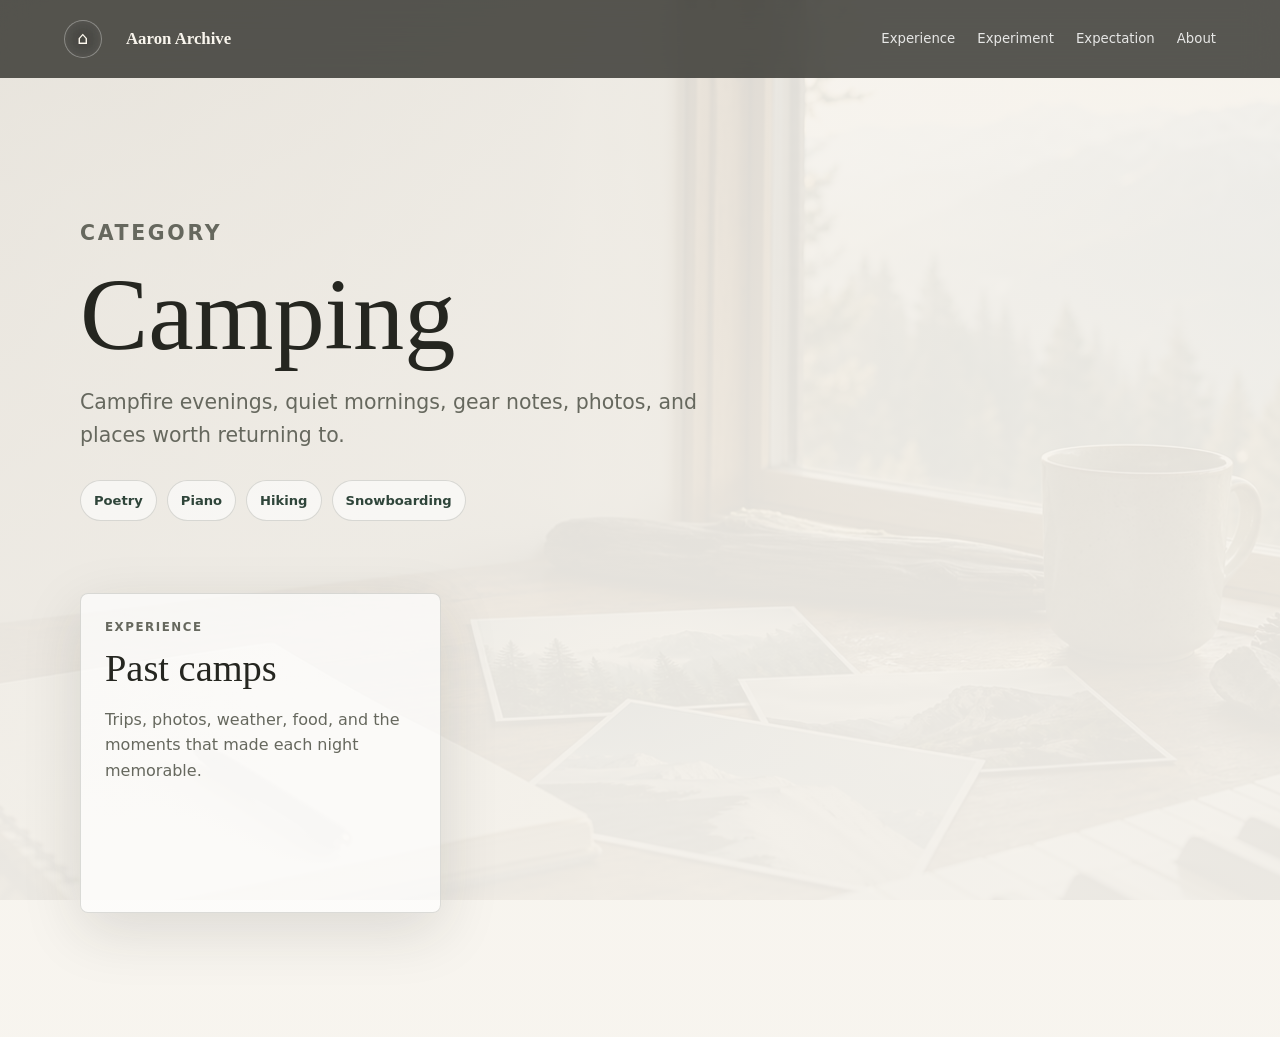
<file: aaron-archive/categories/camping.html>
<!DOCTYPE html>
<html lang="en">
  <head>
    <meta charset="UTF-8" />
    <meta name="viewport" content="width=device-width, initial-scale=1.0" />
    <title>Camping | Aaron Archive</title>
    <link rel="stylesheet" href="../styles.css" />
  </head>
  <body class="page-body">
    <header class="site-header page-header" aria-label="Primary navigation">
      <a class="home-link" href="../index.html" aria-label="Home" title="Home">⌂</a>
      <a class="brand" href="../index.html">Aaron Archive</a>
      <nav class="nav-links" aria-label="Site sections">
        <a href="../sections/experience.html">Experience</a>
        <a href="../sections/experiment.html">Experiment</a>
        <a href="../sections/expectation.html">Expectation</a>
        <a href="../index.html#about">About</a>
      </nav>
    </header>

    <main class="page-main">
      <section class="page-hero">
        <p class="section-kicker">Category</p>
        <h1>Camping</h1>
        <p>Campfire evenings, quiet mornings, gear notes, photos, and places worth returning to.</p>
        <div class="page-nav" aria-label="Other categories">
          <a href="poetry.html">Poetry</a>
          <a href="piano.html">Piano</a>
          <a href="hiking.html">Hiking</a>
          <a href="snowboarding.html">Snowboarding</a>
        </div>
      </section>

      <section class="entry-grid" aria-label="Camping entries">
        <article class="entry-card">
          <p class="section-kicker">Experience</p>
          <h2>Past camps</h2>
          <p>Trips, photos, weather, food, and the moments that made each night memorable.</p>
        </article>
      </section>
    </main>
  </body>
</html>
</file>
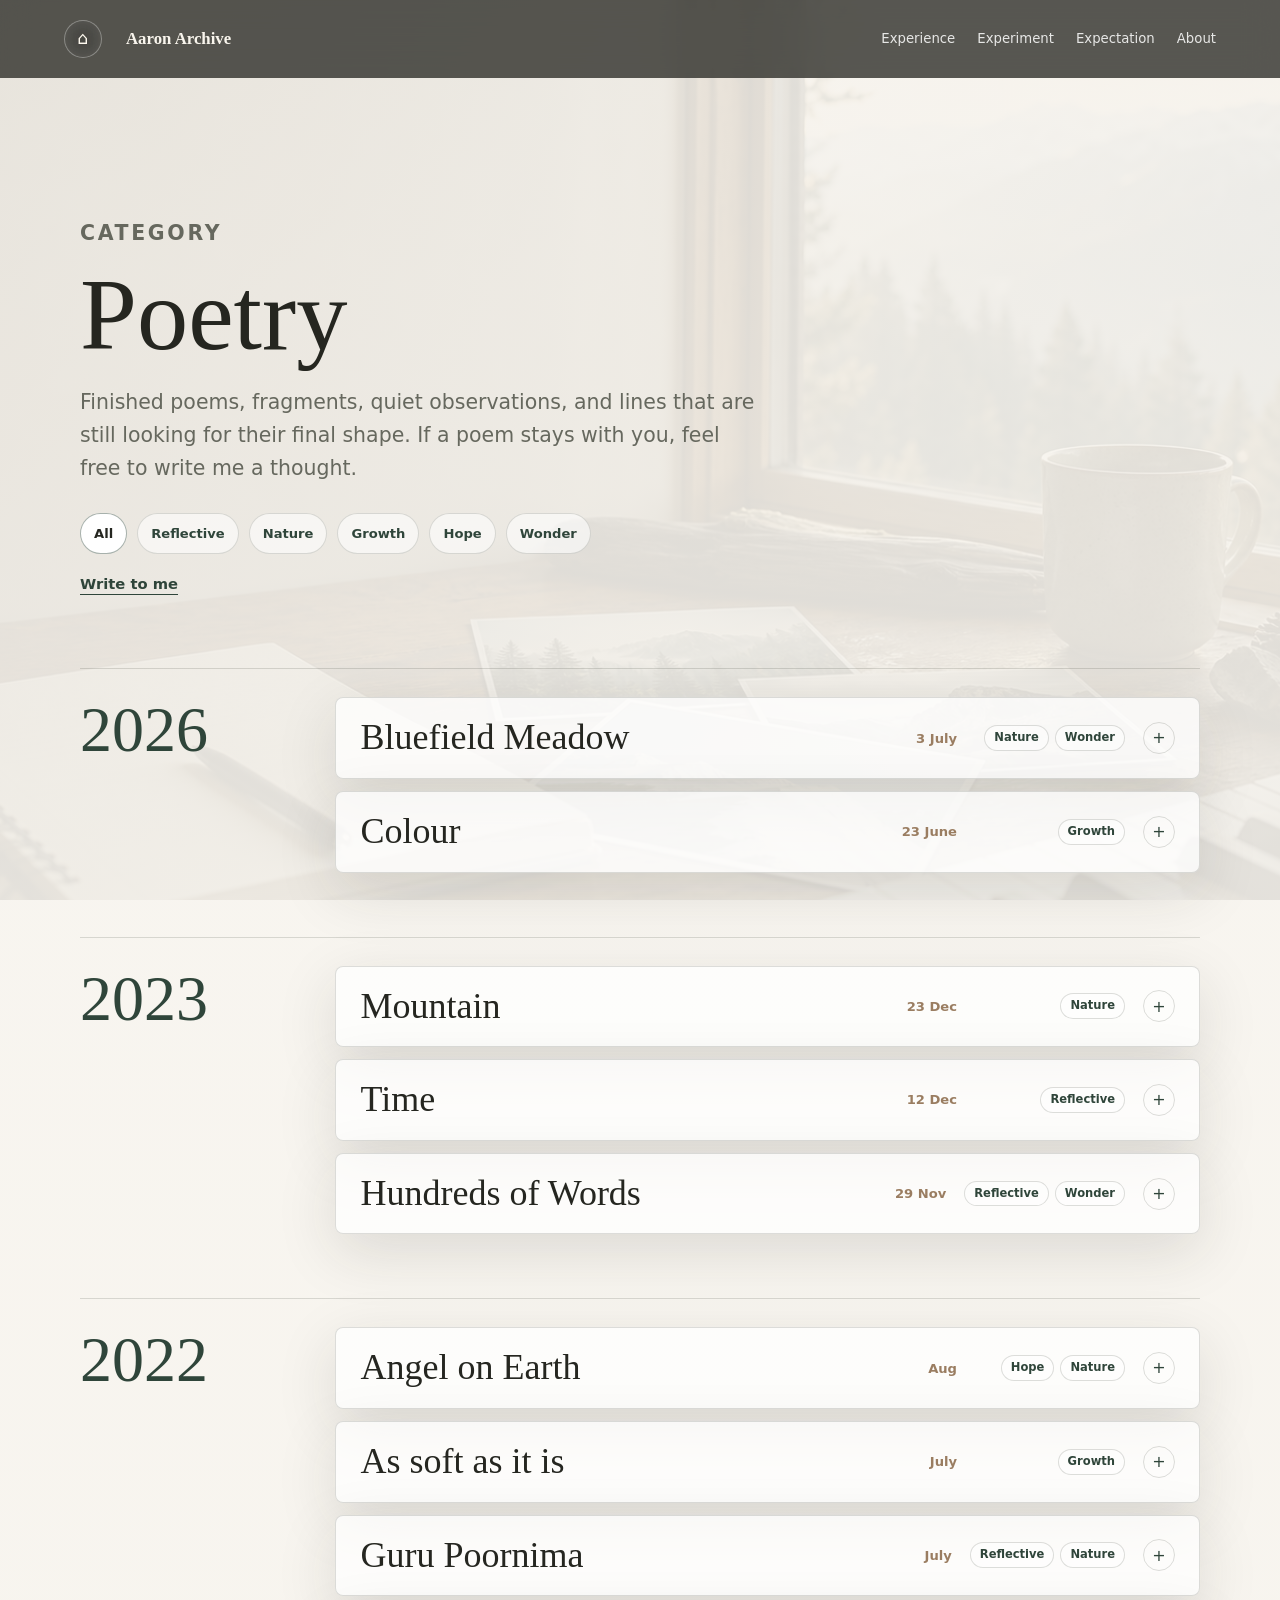
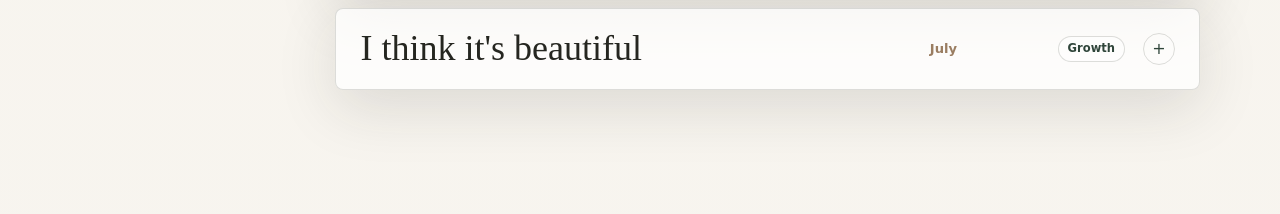
<file: aaron-archive/categories/poetry.html>
<!DOCTYPE html>
<html lang="en">
  <head>
    <meta charset="UTF-8" />
    <meta name="viewport" content="width=device-width, initial-scale=1.0" />
    <title>Poetry | Aaron Archive</title>
    <link rel="stylesheet" href="../styles.css" />
  </head>
  <body class="page-body">
    <header class="site-header page-header" aria-label="Primary navigation">
      <a class="home-link" href="../index.html" aria-label="Home" title="Home">⌂</a>
      <a class="brand" href="../index.html">Aaron Archive</a>
      <nav class="nav-links" aria-label="Site sections">
        <a href="../sections/experience.html">Experience</a>
        <a href="../sections/experiment.html">Experiment</a>
        <a href="../sections/expectation.html">Expectation</a>
        <a href="../index.html#about">About</a>
      </nav>
    </header>

    <main class="page-main">
      <section class="page-hero">
        <p class="section-kicker">Category</p>
        <h1>Poetry</h1>
        <p>Finished poems, fragments, quiet observations, and lines that are still looking for their final shape. If a poem stays with you, feel free to write me a thought.</p>
        <div class="page-nav tag-nav" aria-label="Filter poems by tag">
          <button class="active" type="button" data-filter="All">All</button>
          <button type="button" data-filter="Reflective">Reflective</button>
          <button type="button" data-filter="Nature">Nature</button>
          <button type="button" data-filter="Growth">Growth</button>
          <button type="button" data-filter="Hope">Hope</button>
          <button type="button" data-filter="Wonder">Wonder</button>
        </div>
        <a class="quiet-email-link" href="mailto:aaronkumar.1113@gmail.com?subject=Thoughts%20on%20your%20poem">Write to me</a>
      </section>

      <section class="poetry-archive" aria-label="Poetry entries by year">
        <section class="poetry-year" aria-labelledby="poetry-2026">
          <h2 id="poetry-2026">2026</h2>
          <div class="poem-list">
            <details class="poem-card" id="bluefield-meadow">
              <summary>
                <span>Bluefield Meadow</span>
                <small>3 July</small>
                <span class="poem-tags">
                  <span>Nature</span>
                  <span>Wonder</span>
                </span>
              </summary>
              <div class="poem-text">
                <p>
                  Bluefield meadow<br />
                  Call of swarm<br />
                  Two skies merge<br />
                  Old oak tree
                </p>
                <p>
                  Floating around<br />
                  An accidental breeze<br />
                  Tethered envelope<br />
                  An eternal peace
                </p>
              </div>
            </details>

            <details class="poem-card">
              <summary>
                <span>Colour</span>
                <small>23 June</small>
                <span class="poem-tags">
                  <span>Growth</span>
                </span>
              </summary>
              <div class="poem-text">
                <p>
                  I saw a world of colours<br />
                  that I could not comprehend.<br />
                  Everything looked messy,<br />
                  yet marvellous in some sense.
                </p>
                <p>
                  I tried to understand,<br />
                  but was left unsatisfied.<br />
                  I stopped for a moment<br />
                  and realized those colours were mine.
                </p>
              </div>
            </details>
          </div>
        </section>

        <section class="poetry-year" aria-labelledby="poetry-2023">
          <h2 id="poetry-2023">2023</h2>
          <div class="poem-list">
            <details class="poem-card">
              <summary>
                <span>Mountain</span>
                <small>23 Dec</small>
                <span class="poem-tags">
                  <span>Nature</span>
                </span>
              </summary>
              <div class="poem-text">
                <p>
                  Deeply rooted on plain ground<br />
                  Massive, Strong, Safe and sound<br />
                  Shelters for animals, an astounding sights<br />
                  Even Sun seek shelter to hide at night
                </p>
                <p>
                  Passing clouds, Passing by<br />
                  Rain and lightning of his, but a weak try<br />
                  Undisturbed remain, when people arrived<br />
                  Built City, killing tree&rsquo;s live.
                </p>
                <p>
                  A century after, the tree revive.<br />
                  The city swallowed by the mountain alive.<br />
                  Shelters for animals, grass, plant and trees.<br />
                  Nobody can buy or own, such is beauty
                </p>
              </div>
            </details>

            <details class="poem-card">
              <summary>
                <span>Time</span>
                <small>12 Dec</small>
                <span class="poem-tags">
                  <span>Reflective</span>
                </span>
              </summary>
              <div class="poem-text">
                <p>
                  Walk in the Wood<br />
                  Ran in the Rain<br />
                  See the sky<br />
                  Take time to tame.
                </p>
              </div>
            </details>

            <details class="poem-card">
              <summary>
                <span>Hundreds of Words</span>
                <small>29 Nov</small>
                <span class="poem-tags">
                  <span>Reflective</span>
                  <span>Wonder</span>
                </span>
              </summary>
              <div class="poem-text">
                <p>
                  Hundreds of words<br />
                  Describing thousand colors<br />
                  Of one emotion
                </p>
                <p>
                  You have painted<br />
                  With sadness and sorrow<br />
                  A dark devotion
                </p>
                <p>
                  Suffering from thoughts<br />
                  Escaping from these<br />
                  Suffocation
                </p>
                <p>
                  Oh! Your dark devotion<br />
                  Set yourself in motion<br />
                  To escape suffocation
                </p>
                <p>
                  Now, I&rsquo;m left with hundreds of words<br />
                  Describing thousand colors<br />
                  Of that emotion.
                </p>
              </div>
            </details>
          </div>
        </section>

        <section class="poetry-year" aria-labelledby="poetry-2022">
          <h2 id="poetry-2022">2022</h2>
          <div class="poem-list">
            <details class="poem-card">
              <summary>
                <span>Angel on Earth</span>
                <small>Aug</small>
                <span class="poem-tags">
                  <span>Hope</span>
                  <span>Nature</span>
                </span>
              </summary>
              <div class="poem-text">
                <p>
                  You are an angel<br />
                  Who is on earth<br />
                  You may not know that<br />
                  As you are lost with thoughts
                </p>
                <p>
                  You do have wings<br />
                  Yet you do not fly<br />
                  For your mind<br />
                  Take you to place<br />
                  Where I may not be able to find
                </p>
                <p>
                  Your thoughts hide you<br />
                  In the cave or ocean<br />
                  Sometime the muddy ground<br />
                  Sometime you set yourself in motion
                </p>
                <p>
                  Sometime you fly<br />
                  With your imaginary wings<br />
                  And so, for awhile<br />
                  To be in your dream<br />
                  But with the fear to fall you wouldn&rsquo;t jump
                </p>
                <p>
                  For you lives like a mere human<br />
                  With fear and love<br />
                  Your lips so sweet<br />
                  When you started talk<br />
                  No mere human would survive<br />
                  As they built with fault
                </p>
                <p>
                  You remove the darkness<br />
                  And you became the light.<br />
                  You embrace the darkness<br />
                  And live a lonesome life
                </p>
                <p>
                  Around this judging people<br />
                  You set yourself free<br />
                  You care the animals<br />
                  So, do plant and trees
                </p>
                <p>
                  You seek freedom<br />
                  From the nature beauty<br />
                  As it is the only one<br />
                  Which give you tranquility.
                </p>
                <p>
                  For the way you are<br />
                  Some people may judge<br />
                  Some say you are an idiot.<br />
                  Some say you are the worse.
                </p>
                <p>
                  But I like the way<br />
                  You know your worth<br />
                  So, I say you are an angel<br />
                  Who is on earth.
                </p>
              </div>
            </details>

            <details class="poem-card">
              <summary>
                <span>As soft as it is</span>
                <small>July</small>
                <span class="poem-tags">
                  <span>Growth</span>
                </span>
              </summary>
              <div class="poem-text">
                <p>
                  That big hurricane<br />
                  Bend the branch and fall the tree<br />
                  Yet the grass stands still
                </p>
              </div>
            </details>

            <details class="poem-card">
              <summary>
                <span>Guru Poornima</span>
                <small>July</small>
                <span class="poem-tags">
                  <span>Reflective</span>
                  <span>Nature</span>
                </span>
              </summary>
              <div class="poem-text">
                <p>
                  I am a mere human.<br />
                  With insecurity and fear<br />
                  During the hour of darkness<br />
                  Seeking light<br />
                  My Guru reminds me<br />
                  To see the sun<br />
                  The crimson ray<br />
                  Touching the sky<br />
                  Oh, Surya Deva!<br />
                  How I am blessed to see<br />
                  The darkness is overthrown.<br />
                  By the light of thee
                </p>
                <p>
                  Some of the sadness I swallow<br />
                  Stop the tears from falling from my eyes.<br />
                  My Guru told me<br />
                  "There Indra Deva"<br />
                  The rain has been blessed.<br />
                  So, I can cry.<br />
                  Without showing my tears
                </p>
                <p>
                  With a heavy heart<br />
                  I took a walk.<br />
                  My Guru said<br />
                  to felt the gale of wind.<br />
                  To ease my burden,<br />
                  How grateful I am<br />
                  Vayu Deva,
                </p>
                <p>
                  These beautiful flowers<br />
                  That thrives on the planet<br />
                  The trees, plants, and animals<br />
                  Each time I am drowned in sorrow,<br />
                  When I lost hope<br />
                  See no tomorrow.<br />
                  My Guru told me<br />
                  To seek beauty<br />
                  From the forest, trees, plants, and afar<br />
                  What a blessing from Dharti Maa.
                </p>
                <p>
                  Oh! Not to forget my guru who taught me<br />
                  To value the astounding beauty of these<br />
                  The lesson still remains, even though you are away.<br />
                  To you, I humbly bow down to this day.
                </p>
                <p class="poem-note">A tribute to my late grandfather.</p>
              </div>
            </details>

            <details class="poem-card">
              <summary>
                <span>I think it's beautiful</span>
                <small>July</small>
                <span class="poem-tags">
                  <span>Growth</span>
                </span>
              </summary>
              <div class="poem-text">
                <p>
                  I think it's beautiful<br />
                  the way you carry the pain<br />
                  As long as you need to<br />
                  until it doesn&rsquo;t hurt again<br />
                  And finally put it down<br />
                  lay it to rest<br />
                  And only to visit<br />
                  to learn the lesson from past.
                </p>
              </div>
            </details>
          </div>
        </section>
      </section>
    </main>
    <script>
      const filterButtons = [...document.querySelectorAll("[data-filter]")];
      const poemCards = [...document.querySelectorAll(".poem-card")];
      const poetryYears = [...document.querySelectorAll(".poetry-year")];
      const likeStoreKey = "aaron-archive-poem-likes";
      const likedPoems = JSON.parse(localStorage.getItem(likeStoreKey) || "[]");
      const likedPoemSet = new Set(Array.isArray(likedPoems) ? likedPoems : []);

      const savePoemLikes = () => {
        localStorage.setItem(likeStoreKey, JSON.stringify([...likedPoemSet]));
      };

      const updateLikeButton = (button) => {
        const liked = likedPoemSet.has(button.dataset.likeKey);
        button.classList.toggle("liked", liked);
        button.disabled = liked;
        button.setAttribute("aria-pressed", String(liked));
        button.querySelector(".like-icon").textContent = liked ? "♥" : "♡";
        button.querySelector(".like-label").textContent = liked ? "Liked" : "Like";
      };

      poemCards.forEach((poem, index) => {
        const title = poem.querySelector("summary > span:first-child")?.textContent.trim();
        const key = title || `poem-${index}`;
        const footer = document.createElement("div");
        footer.className = "poem-actions";
        footer.innerHTML = `
          <button type="button" class="like-button" data-like-key="${key}">
            <span class="like-icon" aria-hidden="true">♡</span>
            <span class="like-label">Like</span>
          </button>
        `;
        poem.querySelector(".poem-text")?.appendChild(footer);
        updateLikeButton(footer.querySelector(".like-button"));
      });

      const getPoemTags = (poem) =>
        [...poem.querySelectorAll(".poem-tags span")].map((tag) =>
          tag.textContent.trim()
        );

      const setPoetryFilter = (filter) => {
        filterButtons.forEach((button) => {
          const isActive = button.dataset.filter === filter;
          button.classList.toggle("active", isActive);
          button.setAttribute("aria-pressed", String(isActive));
        });

        poemCards.forEach((poem) => {
          const shouldShow = filter === "All" || getPoemTags(poem).includes(filter);
          poem.hidden = !shouldShow;
          if (!shouldShow) poem.open = false;
        });

        poetryYears.forEach((year) => {
          const hasVisiblePoems = [...year.querySelectorAll(".poem-card")].some(
            (poem) => !poem.hidden
          );
          year.hidden = !hasVisiblePoems;
        });
      };

      const openTargetPoem = () => {
        const id = window.location.hash.slice(1);
        const target = id ? document.getElementById(id) : null;
        if (target?.tagName === "DETAILS") {
          setPoetryFilter("All");
          target.open = true;
          target.scrollIntoView({ block: "center" });
        }
      };

      filterButtons.forEach((button) => {
        button.addEventListener("click", () => {
          history.replaceState(null, "", window.location.pathname);
          setPoetryFilter(button.dataset.filter);
        });
      });

      document.addEventListener("click", (event) => {
        const likeButton = event.target.closest(".like-button");
        if (!likeButton) return;
        const key = likeButton.dataset.likeKey;
        if (likedPoemSet.has(key)) return;
        likedPoemSet.add(key);
        updateLikeButton(likeButton);
        savePoemLikes();
      });

      window.addEventListener("hashchange", openTargetPoem);
      setPoetryFilter("All");
      openTargetPoem();
    </script>
  </body>
</html>
</file>
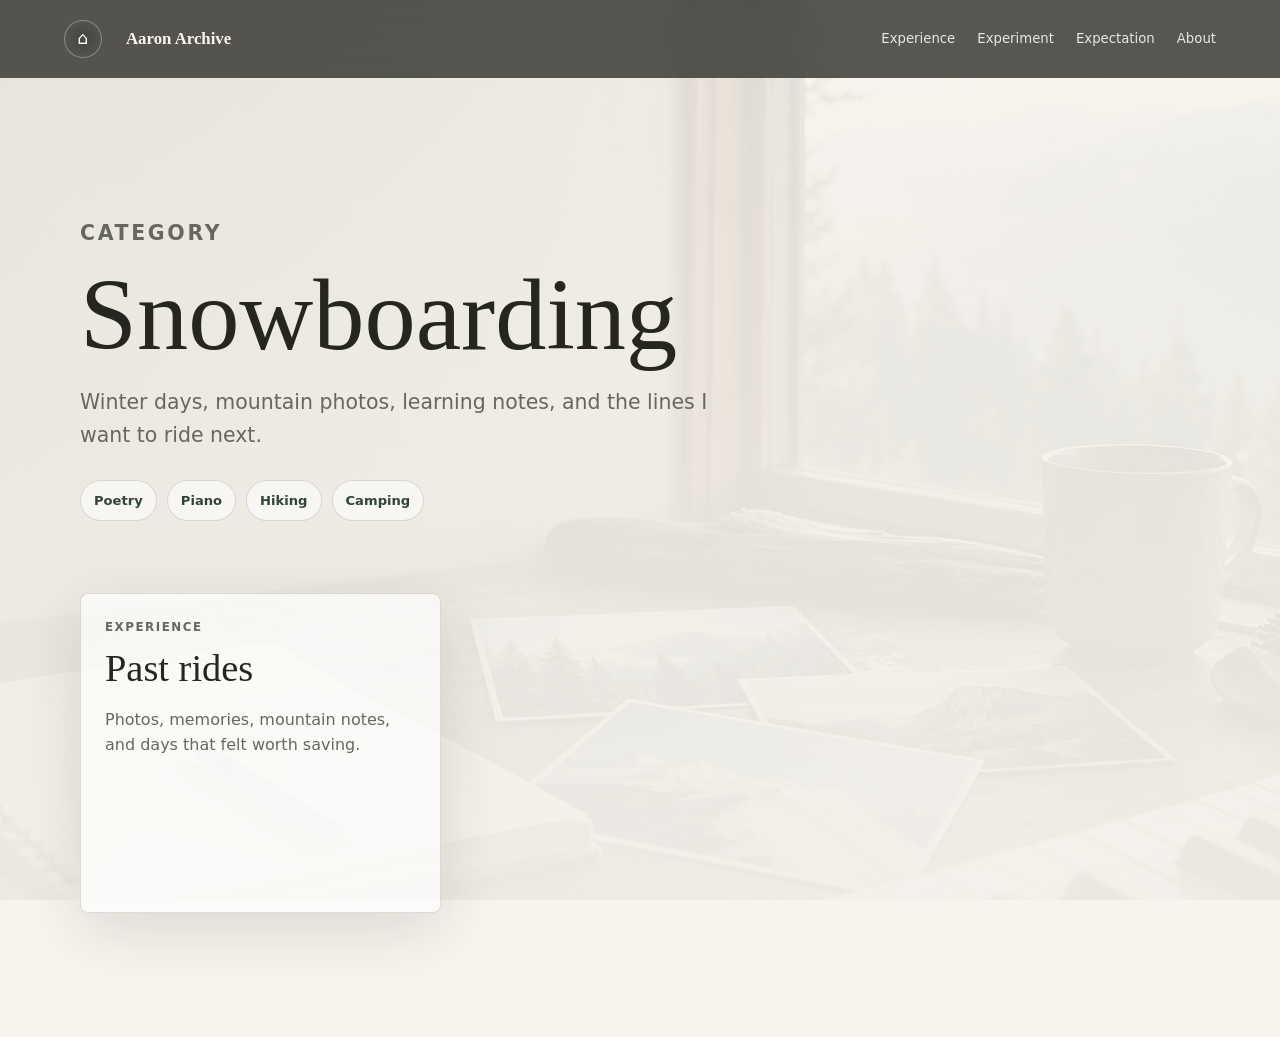
<file: aaron-archive/categories/snowboarding.html>
<!DOCTYPE html>
<html lang="en">
  <head>
    <meta charset="UTF-8" />
    <meta name="viewport" content="width=device-width, initial-scale=1.0" />
    <title>Snowboarding | Aaron Archive</title>
    <link rel="stylesheet" href="../styles.css" />
  </head>
  <body class="page-body">
    <header class="site-header page-header" aria-label="Primary navigation">
      <a class="home-link" href="../index.html" aria-label="Home" title="Home">⌂</a>
      <a class="brand" href="../index.html">Aaron Archive</a>
      <nav class="nav-links" aria-label="Site sections">
        <a href="../sections/experience.html">Experience</a>
        <a href="../sections/experiment.html">Experiment</a>
        <a href="../sections/expectation.html">Expectation</a>
        <a href="../index.html#about">About</a>
      </nav>
    </header>

    <main class="page-main">
      <section class="page-hero">
        <p class="section-kicker">Category</p>
        <h1>Snowboarding</h1>
        <p>Winter days, mountain photos, learning notes, and the lines I want to ride next.</p>
        <div class="page-nav" aria-label="Other categories">
          <a href="poetry.html">Poetry</a>
          <a href="piano.html">Piano</a>
          <a href="hiking.html">Hiking</a>
          <a href="camping.html">Camping</a>
        </div>
      </section>

      <section class="entry-grid" aria-label="Snowboarding entries">
        <article class="entry-card">
          <p class="section-kicker">Experience</p>
          <h2>Past rides</h2>
          <p>Photos, memories, mountain notes, and days that felt worth saving.</p>
        </article>
      </section>
    </main>
  </body>
</html>
</file>
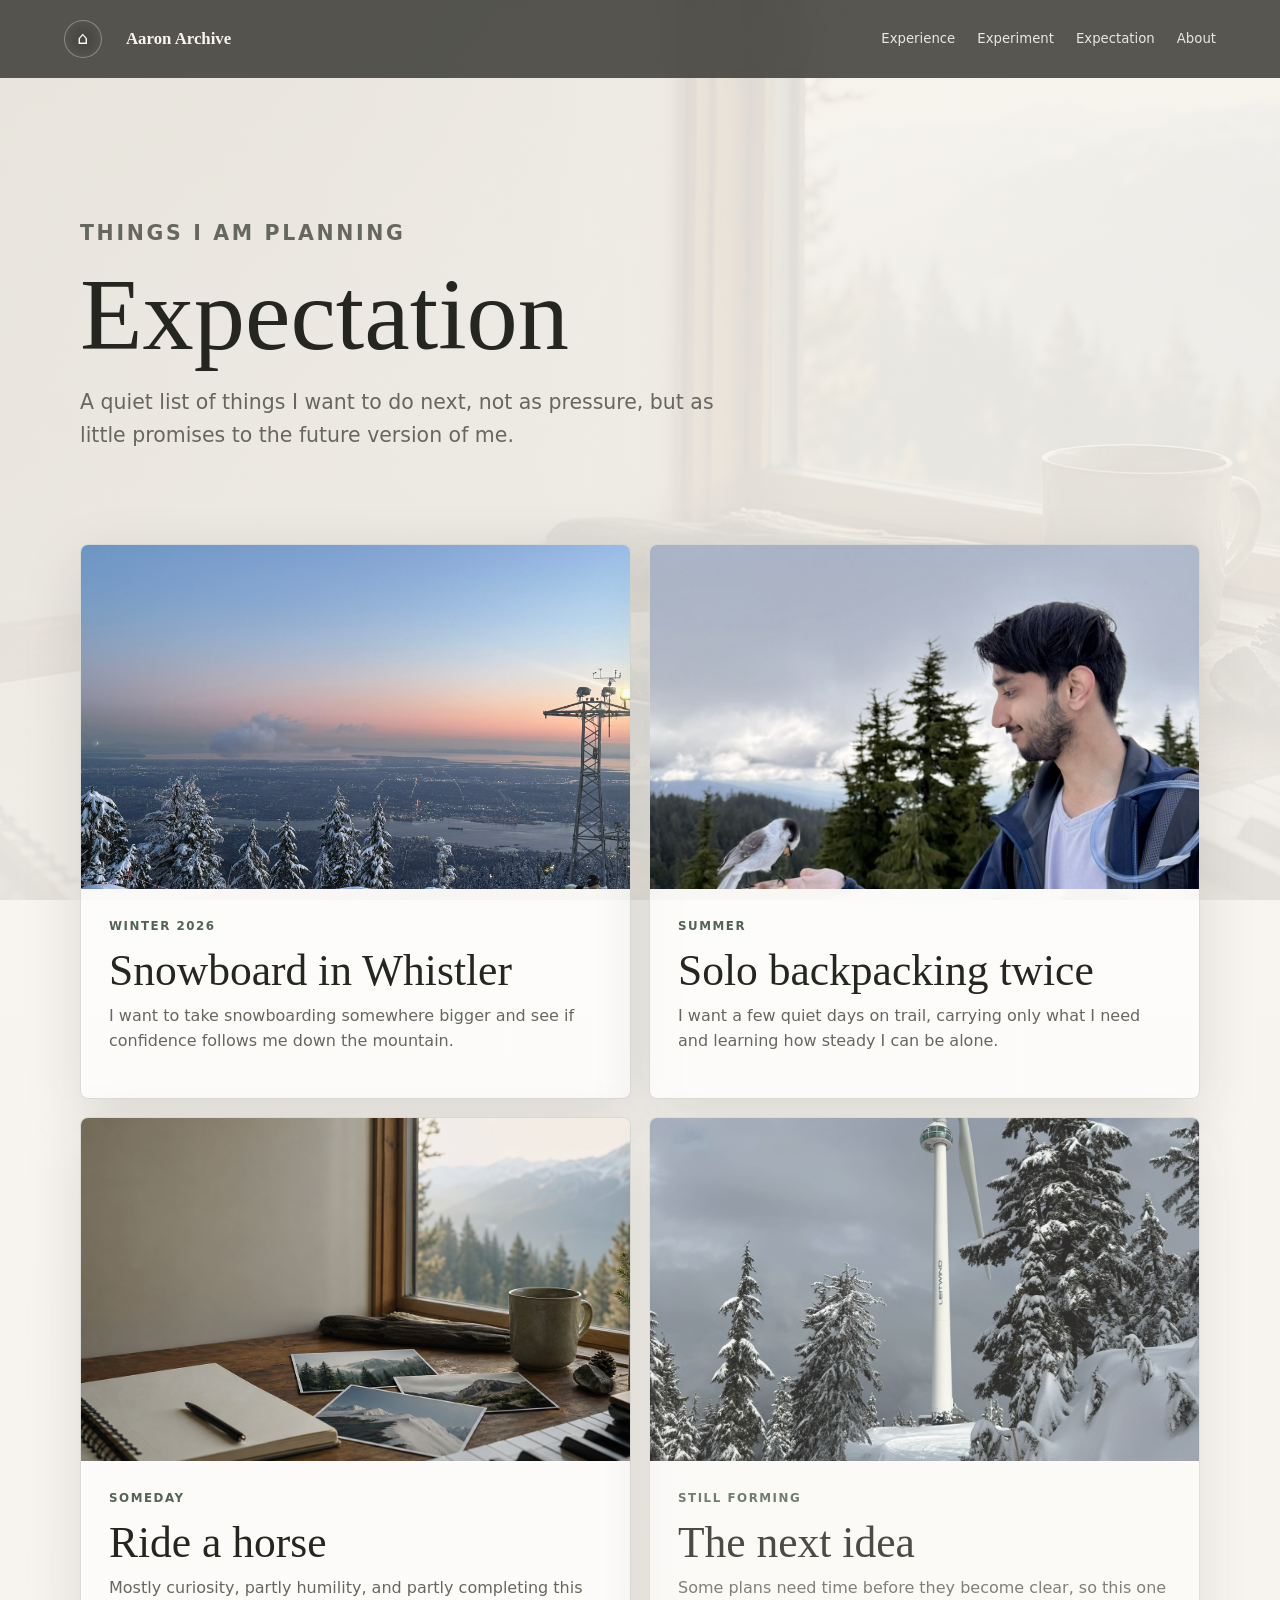
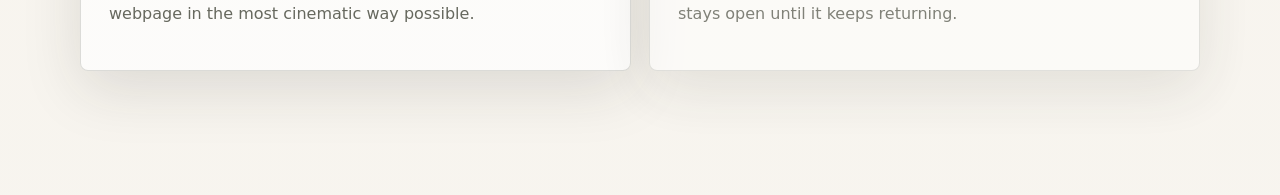
<file: aaron-archive/sections/expectation.html>
<!DOCTYPE html>
<html lang="en">
  <head>
    <meta charset="UTF-8" />
    <meta name="viewport" content="width=device-width, initial-scale=1.0" />
    <title>Expectation | Aaron Archive</title>
    <link rel="stylesheet" href="../styles.css" />
  </head>
  <body class="page-body">
    <header class="site-header page-header" aria-label="Primary navigation">
      <a class="home-link" href="../index.html" aria-label="Home" title="Home">⌂</a>
      <a class="brand" href="../index.html">Aaron Archive</a>
      <nav class="nav-links" aria-label="Site sections">
        <a href="experience.html">Experience</a>
        <a href="experiment.html">Experiment</a>
        <a href="expectation.html">Expectation</a>
        <a href="../index.html#about">About</a>
      </nav>
    </header>

    <main class="page-main">
      <section class="page-hero">
        <p class="section-kicker">Things I am planning</p>
        <h1>Expectation</h1>
        <p>
          A quiet list of things I want to do next, not as pressure, but as
          little promises to the future version of me.
        </p>
      </section>

      <section class="expectation-gallery" aria-label="Future plans">
        <article class="expectation-card">
          <figure>
            <img
              src="../assets/grouse-snowboarding-city-view.jpg"
              alt="Snowy mountain view over the city at sunset."
            />
          </figure>
          <div>
            <p class="section-kicker">Winter 2026</p>
            <h2>Snowboard in Whistler</h2>
            <p>
              I want to take snowboarding somewhere bigger and see if confidence
              follows me down the mountain.
            </p>
          </div>
        </article>

        <article class="expectation-card">
          <figure>
            <img
              src="../assets/aaron-profile.jpg"
              alt="Aaron hiking in snowy mountains."
            />
          </figure>
          <div>
            <p class="section-kicker">Summer</p>
            <h2>Solo backpacking twice</h2>
            <p>
              I want a few quiet days on trail, carrying only what I need and
              learning how steady I can be alone.
            </p>
          </div>
        </article>

        <article class="expectation-card">
          <figure>
            <img
              src="../assets/aaron-archive-hero.png"
              alt="Calm mountain landscape placeholder for a future plan."
            />
          </figure>
          <div>
            <p class="section-kicker">Someday</p>
            <h2>Ride a horse</h2>
            <p>
              Mostly curiosity, partly humility, and partly completing this
              webpage in the most cinematic way possible.
            </p>
          </div>
        </article>

        <article class="expectation-card quiet-future">
          <figure>
            <img
              src="../assets/grouse-snowboarding-wind-turbine.jpg"
              alt="Snowy trees and wind turbine at Grouse Mountain."
            />
          </figure>
          <div>
            <p class="section-kicker">Still forming</p>
            <h2>The next idea</h2>
            <p>
              Some plans need time before they become clear, so this one stays
              open until it keeps returning.
            </p>
          </div>
        </article>
      </section>
    </main>
  </body>
</html>
</file>
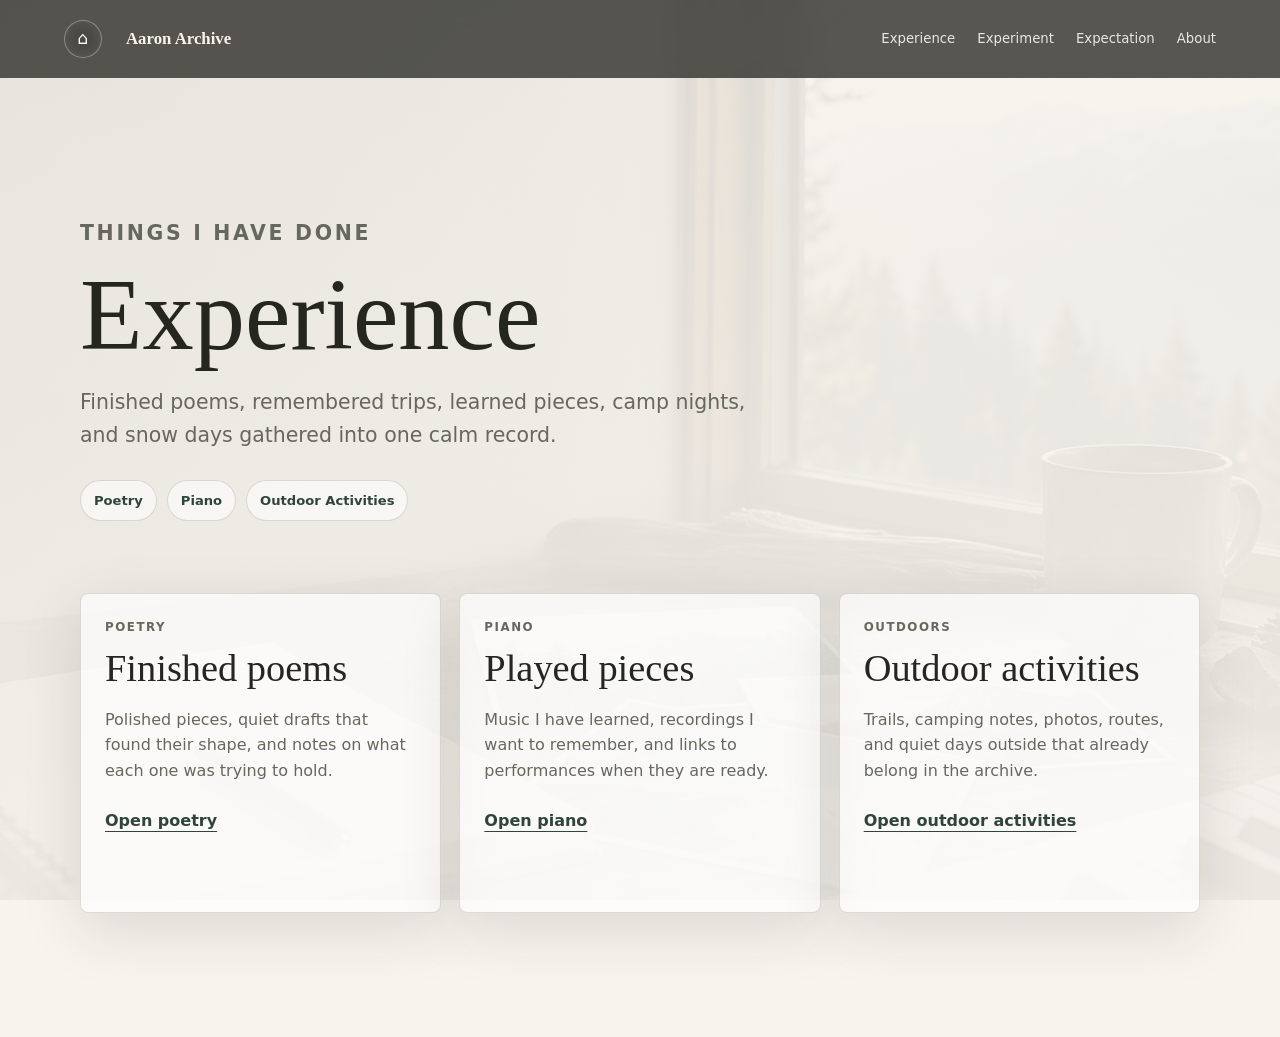
<file: aaron-archive/sections/experience.html>
<!DOCTYPE html>
<html lang="en">
  <head>
    <meta charset="UTF-8" />
    <meta name="viewport" content="width=device-width, initial-scale=1.0" />
    <title>Experience | Aaron Archive</title>
    <link rel="stylesheet" href="../styles.css" />
  </head>
  <body class="page-body">
    <header class="site-header page-header" aria-label="Primary navigation">
      <a class="home-link" href="../index.html" aria-label="Home" title="Home">⌂</a>
      <a class="brand" href="../index.html">Aaron Archive</a>
      <nav class="nav-links" aria-label="Site sections">
        <a href="experience.html">Experience</a>
        <a href="experiment.html">Experiment</a>
        <a href="expectation.html">Expectation</a>
        <a href="../index.html#about">About</a>
      </nav>
    </header>

    <main class="page-main">
      <section class="page-hero">
        <p class="section-kicker">Things I have done</p>
        <h1>Experience</h1>
        <p>
          Finished poems, remembered trips, learned pieces, camp nights, and
          snow days gathered into one calm record.
        </p>
        <div class="page-nav" aria-label="Experience categories">
          <a href="../categories/poetry.html">Poetry</a>
          <a href="../categories/piano.html">Piano</a>
          <a href="../categories/hiking.html">Outdoor Activities</a>
        </div>
      </section>

      <section class="entry-grid" aria-label="Experience entries">
        <article class="entry-card">
          <p class="section-kicker">Poetry</p>
          <h2>Finished poems</h2>
          <p>Polished pieces, quiet drafts that found their shape, and notes on what each one was trying to hold.</p>
          <a class="entry-link" href="../categories/poetry.html">Open poetry</a>
        </article>
        <article class="entry-card">
          <p class="section-kicker">Piano</p>
          <h2>Played pieces</h2>
          <p>Music I have learned, recordings I want to remember, and links to performances when they are ready.</p>
          <a class="entry-link" href="../categories/piano.html">Open piano</a>
        </article>
        <article class="entry-card">
          <p class="section-kicker">Outdoors</p>
          <h2>Outdoor activities</h2>
          <p>Trails, camping notes, photos, routes, and quiet days outside that already belong in the archive.</p>
          <a class="entry-link" href="../categories/hiking.html">Open outdoor activities</a>
        </article>
      </section>
    </main>
  </body>
</html>
</file>
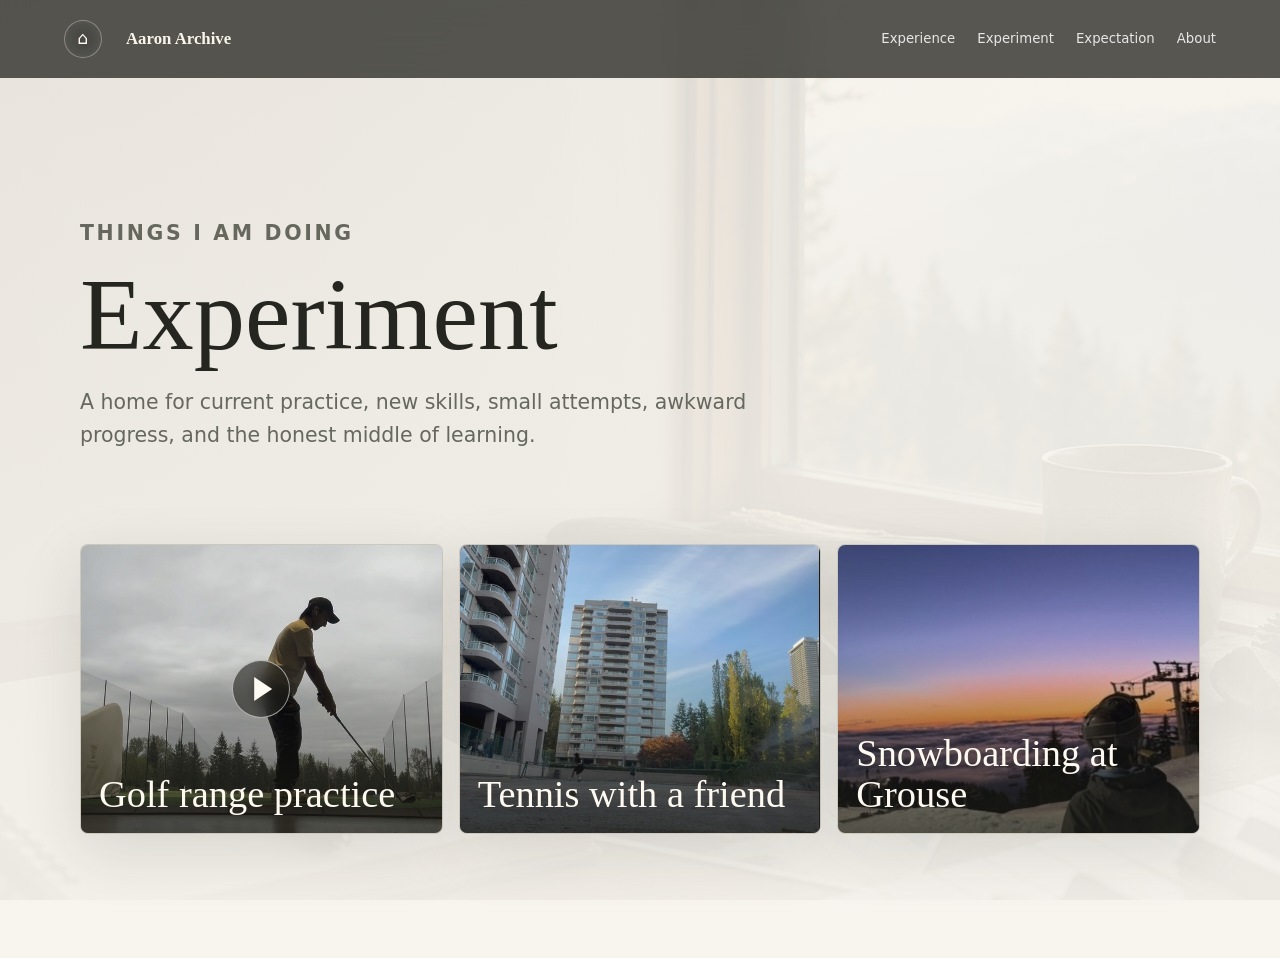
<file: aaron-archive/sections/experiment.html>
<!DOCTYPE html>
<html lang="en">
  <head>
    <meta charset="UTF-8" />
    <meta name="viewport" content="width=device-width, initial-scale=1.0" />
    <title>Experiment | Aaron Archive</title>
    <link rel="stylesheet" href="../styles.css" />
  </head>
  <body class="page-body">
    <header class="site-header page-header" aria-label="Primary navigation">
      <a class="home-link" href="../index.html" aria-label="Home" title="Home">⌂</a>
      <a class="brand" href="../index.html">Aaron Archive</a>
      <nav class="nav-links" aria-label="Site sections">
        <a href="experience.html">Experience</a>
        <a href="experiment.html">Experiment</a>
        <a href="expectation.html">Expectation</a>
        <a href="../index.html#about">About</a>
      </nav>
    </header>

    <main class="page-main">
      <section class="page-hero">
        <p class="section-kicker">Things I am doing</p>
        <h1>Experiment</h1>
        <p>
          A home for current practice, new skills, small attempts, awkward
          progress, and the honest middle of learning.
        </p>
      </section>

      <section class="outdoor-gallery experiment-gallery" aria-label="Experiment gallery">
        <button
          class="gallery-card experiment-gallery-card video-card"
          id="golf"
          type="button"
          data-title="Range practice"
          data-label="Golf"
          data-image="../assets/golf-range-practice.jpg"
          data-alt="Aaron practicing golf at a driving range."
          data-video-only="true"
          data-video-poster="../assets/golf-range-practice.jpg"
          data-video-src="../assets/golf-range-practice.mov"
          data-video-title="Golf range practice"
          data-note="Stance is not perfect yet, but that is kind of the point right now. I am enjoying the progress, the small adjustments, and the feeling of slowly learning how a swing should feel."
        >
          <img
            src="../assets/golf-range-practice.jpg"
            alt="Aaron practicing golf at a driving range."
          />
          <i class="video-card-play" aria-hidden="true"></i>
          <strong>Golf range practice</strong>
        </button>

        <button
          class="gallery-card experiment-gallery-card"
          id="tennis"
          type="button"
          data-title="Finding rhythm, eventually"
          data-label="Tennis"
          data-image="../assets/tennis-practice-friend.jpg"
          data-alt="Aaron playing tennis with a friend on an outdoor court."
          data-note="A lot of missed shots, a lot of walking back to collect the ball, and somehow still showing up for the next rally. Every now and then, one lucky shot lands just right and the Federer-Nadal spirit gets briefly invoked."
        >
          <img
            src="../assets/tennis-practice-friend.jpg"
            alt="Aaron playing tennis with a friend on an outdoor court."
          />
          <strong>Tennis with a friend</strong>
        </button>

        <button
          class="gallery-card experiment-gallery-card"
          id="snowboarding"
          type="button"
          data-title="Grouse Mountain practice"
          data-label="Snowboarding"
          data-image="../assets/grouse-snowboarding-sunset.jpg"
          data-alt="Sunset and city view from Grouse Mountain while snowboarding."
          data-gallery="../assets/grouse-snowboarding-sunset.jpg|../assets/grouse-snowboarding-city-view.jpg|../assets/grouse-snowboarding-wind-turbine.jpg|../assets/grouse-snowboarding-chair.jpg|../assets/grouse-snowboarding-fog-portrait.jpg|../assets/grouse-snowboarding-friend-sunset.jpg|../assets/grouse-snowboarding-night-slope.jpg"
          data-gallery-alts="Sunset and city view from Grouse Mountain while snowboarding.|City lights and sunset from Grouse Mountain.|Snowy run below the wind turbine at Grouse Mountain.|Aaron sitting on a snowy chairlift at Grouse Mountain.|Aaron resting on a foggy snowy slope at Grouse Mountain.|Aaron snowboarding with a friend near sunset.|Night skiing and snowboarding lights on a snowy slope."
          data-video-poster="../assets/grouse-sunset-view-video-poster.jpg"
          data-video-src="../assets/grouse-sunset-view.mov"
          data-video-title="Sunset view from Grouse"
          data-video-note="A quiet look across the snow as the sky fades into orange. This is the kind of view that makes the cold worth it."
          data-note="Balance, turns, confidence, and trying to look slightly less like I am negotiating with gravity. Not mastered yet, but definitely part of the experiment. The city view from Grouse Mountain is beautiful, and the sunset alone is worth staying for."
        >
          <img
            src="../assets/grouse-snowboarding-sunset.jpg"
            alt="Sunset and city view from Grouse Mountain while snowboarding."
          />
          <strong>Snowboarding at Grouse</strong>
        </button>
      </section>

      <dialog class="outdoor-dialog experiment-dialog" id="experiment-dialog">
        <button class="dialog-close" type="button" aria-label="Close">×</button>
        <div class="dialog-media" id="experiment-dialog-media"></div>
        <div class="dialog-copy">
          <p class="section-kicker" id="experiment-dialog-label"></p>
          <h2 id="experiment-dialog-title"></h2>
          <p id="experiment-dialog-note"></p>
        </div>
      </dialog>

      <dialog class="image-lightbox" id="experiment-lightbox">
        <button class="dialog-close" type="button" aria-label="Close">×</button>
        <button class="lightbox-nav lightbox-prev" type="button" aria-label="Previous media">‹</button>
        <div id="experiment-lightbox-content"></div>
        <button class="lightbox-nav lightbox-next" type="button" aria-label="Next media">›</button>
      </dialog>
    </main>
    <script>
      const experimentCards = document.querySelectorAll(".experiment-gallery-card");
      const experimentDialog = document.querySelector("#experiment-dialog");
      const experimentDialogMedia = document.querySelector("#experiment-dialog-media");
      const experimentDialogLabel = document.querySelector("#experiment-dialog-label");
      const experimentDialogTitle = document.querySelector("#experiment-dialog-title");
      const experimentDialogNote = document.querySelector("#experiment-dialog-note");
      const experimentDialogClose = experimentDialog.querySelector(".dialog-close");
      const experimentLightbox = document.querySelector("#experiment-lightbox");
      const experimentLightboxContent = document.querySelector("#experiment-lightbox-content");
      const experimentLightboxClose = experimentLightbox.querySelector(".dialog-close");
      const experimentLightboxPrev = experimentLightbox.querySelector(".lightbox-prev");
      const experimentLightboxNext = experimentLightbox.querySelector(".lightbox-next");
      let activeMediaItems = [];
      let activeMediaIndex = 0;

      const renderLightboxMedia = () => {
        const item = activeMediaItems[activeMediaIndex];

        if (!item) {
          return;
        }

        experimentLightboxContent.innerHTML = item.type === "video"
          ? `<video controls autoplay playsinline poster="${item.poster}" src="${item.src}"></video>`
          : `<img src="${item.src}" alt="${item.alt}" />`;
        experimentLightboxPrev.hidden = activeMediaItems.length < 2;
        experimentLightboxNext.hidden = activeMediaItems.length < 2;
      };

      const moveLightbox = (direction) => {
        activeMediaIndex =
          (activeMediaIndex + direction + activeMediaItems.length) % activeMediaItems.length;
        renderLightboxMedia();
      };

      experimentCards.forEach((card) => {
        card.addEventListener("click", () => {
          const galleryImages = card.dataset.gallery
            ? card.dataset.gallery.split("|")
            : [card.dataset.image];
          const galleryAlts = card.dataset.galleryAlts
            ? card.dataset.galleryAlts.split("|")
            : [card.dataset.alt];
          const mediaItems = card.dataset.videoOnly
            ? []
            : galleryImages.map((image, index) => {
                const alt = galleryAlts[index] || card.dataset.alt;
                return {
                  type: "image",
                  src: image,
                  alt,
                };
              });

          if (card.dataset.videoSrc) {
            mediaItems.push({
              type: "video",
              src: card.dataset.videoSrc,
              poster: card.dataset.videoPoster,
              title: card.dataset.videoTitle,
              note: card.dataset.videoNote,
            });
          }

          activeMediaItems = mediaItems;

          const mediaMarkup = mediaItems.map((item) => {
            if (item.type === "video") {
              return `<button class="dialog-image-button video-thumb" type="button" data-media-type="video" data-video-src="${item.src}" data-video-poster="${item.poster}" data-video-title="${item.title}" aria-label="Play ${item.title}"><img src="${item.poster}" alt="${item.title}" /></button>`;
            }

            return `<button class="dialog-image-button" type="button" data-media-type="image"><img src="${item.src}" alt="${item.alt}" /></button>`;
          });

          experimentDialogMedia.classList.toggle("dialog-media-grid", mediaItems.length > 1);
          experimentDialogMedia.innerHTML = mediaMarkup.join("");
          experimentDialogLabel.textContent = card.dataset.label;
          experimentDialogTitle.textContent = card.dataset.title;
          experimentDialogNote.textContent = card.dataset.note;
          experimentDialog.showModal();
        });
      });

      experimentDialogClose.addEventListener("click", () => {
        experimentDialog.close();
      });

      experimentDialog.addEventListener("click", (event) => {
        if (event.target === experimentDialog) {
          experimentDialog.close();
        }
      });

      experimentDialogMedia.addEventListener("click", (event) => {
        const mediaButton = event.target.closest(".dialog-image-button");

        if (!mediaButton) {
          return;
        }

        const image = mediaButton.querySelector("img");
        const mediaSource = mediaButton.dataset.videoSrc || image.getAttribute("src");
        activeMediaIndex = activeMediaItems.findIndex((item) => item.src === mediaSource);

        if (activeMediaIndex < 0) {
          activeMediaIndex = 0;
        }

        renderLightboxMedia();
        experimentLightbox.showModal();
      });

      experimentLightboxPrev.addEventListener("click", () => {
        moveLightbox(-1);
      });

      experimentLightboxNext.addEventListener("click", () => {
        moveLightbox(1);
      });

      experimentLightboxClose.addEventListener("click", () => {
        experimentLightboxContent.innerHTML = "";
        experimentLightbox.close();
      });

      experimentLightbox.addEventListener("click", (event) => {
        if (event.target === experimentLightbox) {
          experimentLightboxContent.innerHTML = "";
          experimentLightbox.close();
        }
      });

      experimentLightbox.addEventListener("close", () => {
        experimentLightboxContent.innerHTML = "";
      });

      window.addEventListener("keydown", (event) => {
        if (!experimentLightbox.open) {
          return;
        }

        if (event.key === "ArrowLeft") {
          moveLightbox(-1);
        }

        if (event.key === "ArrowRight") {
          moveLightbox(1);
        }
      });
    </script>
  </body>
</html>
</file>
<file: aaron-archive/styles.css>
:root {
  color-scheme: light;
  --paper: #f7f4ee;
  --paper-deep: #ebe5da;
  --ink: #252620;
  --muted: #66685e;
  --line: rgba(47, 51, 42, 0.16);
  --moss: #536354;
  --pine: #2f453a;
  --blue: #647889;
  --clay: #9a7d61;
  --white: rgba(255, 255, 255, 0.82);
  --shadow: 0 18px 60px rgba(38, 41, 34, 0.13);
}

* {
  box-sizing: border-box;
}

html {
  scroll-behavior: smooth;
  scroll-padding-top: 92px;
}

body {
  margin: 0;
  background: var(--paper);
  color: var(--ink);
  font-family: Inter, ui-sans-serif, system-ui, -apple-system, BlinkMacSystemFont,
    "Segoe UI", sans-serif;
  line-height: 1.6;
}

a {
  color: inherit;
}

.site-header {
  position: fixed;
  top: 0;
  left: 0;
  z-index: 10;
  display: flex;
  width: 100%;
  align-items: center;
  justify-content: space-between;
  gap: 24px;
  padding: 20px clamp(20px, 5vw, 64px);
  background: rgba(37, 38, 32, 0.68);
  color: #f9f5ed;
  backdrop-filter: blur(16px);
}

.home-link {
  display: inline-grid;
  width: 38px;
  height: 38px;
  flex: 0 0 auto;
  place-items: center;
  border: 1px solid rgba(255, 255, 255, 0.32);
  border-radius: 999px;
  background: rgba(255, 255, 255, 0.1);
  color: #fffaf1;
  font-size: 1.08rem;
  line-height: 1;
  text-decoration: none;
  backdrop-filter: blur(10px);
}

.home-link:hover,
.home-link:focus-visible {
  background: rgba(255, 255, 255, 0.2);
}

.brand {
  font-family: Georgia, "Times New Roman", serif;
  font-size: 1.05rem;
  font-weight: 700;
  text-decoration: none;
  white-space: nowrap;
  margin-right: auto;
}

.nav-links {
  display: flex;
  flex-wrap: wrap;
  justify-content: flex-end;
  gap: 8px 22px;
  font-size: 0.83rem;
  letter-spacing: 0;
}

.nav-links a {
  color: rgba(255, 255, 255, 0.86);
  text-decoration: none;
}

.nav-links a:hover,
.nav-links a:focus-visible {
  color: #fff;
  text-decoration: underline;
  text-underline-offset: 5px;
}

.hero {
  position: relative;
  min-height: 92vh;
  display: flex;
  align-items: center;
  overflow: hidden;
  background: #4c4a40;
}

.hero-image {
  position: absolute;
  inset: 0;
  width: 100%;
  height: 100%;
  object-fit: cover;
  object-position: center;
}

.hero-overlay {
  position: absolute;
  inset: 0;
  background:
    linear-gradient(90deg, rgba(31, 31, 26, 0.76), rgba(31, 31, 26, 0.28) 48%, rgba(31, 31, 26, 0.05)),
    linear-gradient(0deg, rgba(31, 31, 26, 0.34), rgba(31, 31, 26, 0.04) 42%);
}

.hero-content {
  position: relative;
  max-width: 730px;
  padding: 112px clamp(22px, 6vw, 76px) 78px;
  color: #fffaf1;
}

.section-kicker {
  margin: 0 0 12px;
  color: var(--moss);
  font-size: 0.74rem;
  font-weight: 800;
  letter-spacing: 0.13em;
  text-transform: uppercase;
}

.hero .section-kicker {
  color: rgba(255, 250, 241, 0.78);
}

h1,
h2,
h3,
p {
  margin-top: 0;
}

h1,
h2 {
  font-family: Georgia, "Times New Roman", serif;
  font-weight: 500;
  line-height: 1.04;
  letter-spacing: 0;
}

h1 {
  max-width: 11ch;
  margin-bottom: 22px;
  font-size: clamp(4.2rem, 12vw, 9.5rem);
}

h2 {
  margin-bottom: 18px;
  font-size: clamp(2rem, 4vw, 4.5rem);
}

h3 {
  margin-bottom: 10px;
  font-family: Georgia, "Times New Roman", serif;
  font-size: 1.38rem;
  font-weight: 500;
  line-height: 1.18;
}

.hero-copy {
  max-width: 560px;
  margin-bottom: 32px;
  color: rgba(255, 250, 241, 0.9);
  font-size: clamp(1.05rem, 2vw, 1.32rem);
}

.hero-actions {
  display: flex;
  flex-wrap: wrap;
  gap: 12px;
}

.hero-actions a {
  min-width: 132px;
  padding: 12px 18px;
  border: 1px solid rgba(255, 255, 255, 0.34);
  border-radius: 999px;
  background: rgba(255, 255, 255, 0.12);
  color: #fffaf1;
  font-size: 0.9rem;
  text-align: center;
  text-decoration: none;
  backdrop-filter: blur(10px);
}

.hero-actions a:hover,
.hero-actions a:focus-visible {
  background: rgba(255, 255, 255, 0.22);
}

.intro-band {
  display: grid;
  grid-template-columns: repeat(3, minmax(0, 1fr));
  gap: 1px;
  background: var(--line);
  border-top: 1px solid var(--line);
  border-bottom: 1px solid var(--line);
}

.intro-band div {
  min-height: 190px;
  padding: clamp(28px, 4vw, 46px);
  background: var(--paper);
}

.intro-band span {
  display: block;
  margin-bottom: 28px;
  color: var(--blue);
  font-size: 0.78rem;
  font-weight: 800;
}

.intro-band strong {
  display: block;
  margin-bottom: 8px;
  font-family: Georgia, "Times New Roman", serif;
  font-size: 1.65rem;
  font-weight: 500;
}

.intro-band strong a {
  text-decoration: none;
}

.intro-band strong a:hover,
.intro-band strong a:focus-visible {
  color: var(--pine);
}

.intro-band p,
.archive-panel p,
.feature-card p,
.about-block p,
.site-footer {
  color: var(--muted);
}

.content-section,
.archive-sections,
.about-section {
  width: min(1180px, calc(100% - 40px));
  margin: 0 auto;
}

.featured {
  padding: clamp(70px, 10vw, 122px) 0;
}

.featured-shortcuts {
  padding-bottom: clamp(70px, 10vw, 118px);
}

.archive-timeline {
  padding-bottom: clamp(48px, 7vw, 86px);
}

.section-heading {
  max-width: 690px;
  margin-bottom: 34px;
}

.featured-grid {
  display: grid;
  grid-template-columns: repeat(3, minmax(0, 1fr));
  gap: 18px;
}

.shortcut-grid {
  display: grid;
  gap: 18px;
}

.timeline-list {
  position: relative;
  display: grid;
  grid-template-columns: repeat(5, minmax(0, 1fr));
  gap: 18px;
  padding-top: 24px;
}

.timeline-list::before {
  position: absolute;
  top: 32px;
  left: 0;
  right: 0;
  height: 1px;
  content: "";
  background: var(--line);
}

.timeline-item {
  position: relative;
  padding-top: 28px;
}

.timeline-year {
  margin: 0 0 8px;
  color: var(--pine);
  font-family: Georgia, "Times New Roman", serif;
  font-size: clamp(1.45rem, 2.4vw, 2.1rem);
  line-height: 1;
}

.timeline-item::before {
  position: absolute;
  top: 4px;
  left: 0;
  z-index: 1;
  width: 17px;
  height: 17px;
  border: 3px solid var(--paper);
  border-radius: 50%;
  content: "";
  background: var(--pine);
  box-shadow: 0 0 0 1px rgba(47, 69, 58, 0.2);
}

.timeline-item p:not(.timeline-year) {
  color: var(--muted);
  font-size: 0.95rem;
}

.feature-card {
  display: grid;
  grid-template-columns: minmax(260px, 0.52fr) minmax(0, 1fr);
  align-items: stretch;
  overflow: hidden;
  border: 1px solid var(--line);
  border-radius: 8px;
  background: rgba(255, 255, 255, 0.42);
  box-shadow: var(--shadow);
}

.shortcut-card {
  color: inherit;
  text-decoration: none;
}

.shortcut-card:hover,
.shortcut-card:focus-visible {
  border-color: rgba(47, 69, 58, 0.34);
}

.feature-media {
  min-height: 210px;
  background-color: var(--paper-deep);
}

.media-thumbnail img {
  display: block;
  width: 100%;
  height: 100%;
  min-height: 210px;
  object-fit: cover;
}

.media-poetry {
  background:
    linear-gradient(135deg, rgba(247, 244, 238, 0.24), rgba(83, 99, 84, 0.18)),
    url("assets/aaron-archive-hero.png") 0% 72% / 170% auto;
}

.media-piano {
  background:
    linear-gradient(135deg, rgba(247, 244, 238, 0.12), rgba(100, 120, 137, 0.2)),
    url("assets/aaron-archive-hero.png") 100% 100% / 165% auto;
}

.media-snow {
  background:
    linear-gradient(135deg, rgba(247, 244, 238, 0.08), rgba(47, 69, 58, 0.16)),
    url("assets/aaron-archive-hero.png") 64% 56% / 140% auto;
}

.card-body {
  padding: 24px;
}

.tag-row,
.category-list {
  display: flex;
  flex-wrap: wrap;
  gap: 8px;
}

.tag-row {
  margin-bottom: 16px;
}

.tag-row span,
.category-list a,
.category-list span {
  border: 1px solid var(--line);
  border-radius: 999px;
  background: rgba(255, 255, 255, 0.52);
  color: var(--pine);
  font-size: 0.76rem;
  font-weight: 750;
  text-decoration: none;
}

.tag-row span {
  padding: 6px 10px;
}

.archive-sections {
  display: grid;
  grid-template-columns: repeat(3, minmax(0, 1fr));
  gap: 18px;
  padding-top: clamp(70px, 10vw, 122px);
  padding-bottom: clamp(34px, 6vw, 64px);
}

.archive-panel {
  display: flex;
  flex-direction: column;
  min-height: 430px;
  padding: clamp(26px, 3vw, 34px);
  border: 1px solid var(--line);
  border-radius: 8px;
  background: var(--paper-deep);
  color: inherit;
}

.archive-panel:nth-child(2) {
  background: #eef0ea;
}

.archive-panel:nth-child(3) {
  background: #edf1f2;
}

.archive-panel p {
  margin-bottom: 28px;
}

.archive-panel h2 {
  font-size: clamp(1.95rem, 2.15vw, 2.45rem);
  line-height: 1.04;
  white-space: nowrap;
}

.archive-panel h2 a {
  color: inherit;
  text-decoration: none;
}

.archive-panel h2 a:hover,
.archive-panel h2 a:focus-visible {
  color: var(--pine);
}

.category-list {
  margin-top: auto;
}

.category-list a {
  padding: 7px 10px;
  white-space: nowrap;
}

.category-list span {
  padding: 8px 12px;
}

.quiet-list span {
  background: rgba(255, 255, 255, 0.38);
}

.category-list a:hover,
.category-list a:focus-visible {
  border-color: rgba(47, 69, 58, 0.44);
  background: #fff;
}

.about-section {
  display: grid;
  grid-template-columns: minmax(280px, 0.72fr) minmax(0, 1fr);
  align-items: start;
  gap: clamp(28px, 5vw, 70px);
  padding-bottom: clamp(70px, 10vw, 118px);
}

.about-photo {
  margin: 0;
}

.about-photo img {
  display: block;
  width: 100%;
  aspect-ratio: 4 / 5;
  border-radius: 8px;
  object-fit: cover;
  object-position: 58% center;
  box-shadow: var(--shadow);
}

.about-photo figcaption {
  max-width: 360px;
  margin-top: 14px;
  color: var(--muted);
  font-size: 0.88rem;
}

.about-block {
  border-top: 1px solid var(--line);
  padding-top: 34px;
}

.about-block p {
  max-width: 710px;
  font-size: 1.03rem;
}

.about-links {
  display: flex;
  flex-wrap: wrap;
  gap: 10px;
  margin-top: 28px;
}

.about-links a {
  padding: 10px 14px;
  border: 1px solid var(--line);
  border-radius: 999px;
  background: rgba(255, 255, 255, 0.54);
  color: var(--pine);
  font-size: 0.86rem;
  font-weight: 750;
  text-decoration: none;
}

.about-links a:hover,
.about-links a:focus-visible {
  background: #fff;
  color: var(--ink);
}

.site-footer {
  display: flex;
  justify-content: space-between;
  gap: 20px;
  padding: 26px clamp(20px, 5vw, 64px);
  border-top: 1px solid var(--line);
  font-size: 0.9rem;
}

.site-footer p {
  margin: 0;
}

.page-body {
  background:
    linear-gradient(rgba(247, 244, 238, 0.88), rgba(247, 244, 238, 0.96)),
    url("assets/aaron-archive-hero.png") center top / cover fixed;
}

.site-header.page-header {
  position: sticky;
  background: rgba(37, 38, 32, 0.76);
  backdrop-filter: blur(16px);
}

.page-main {
  width: min(1120px, calc(100% - 40px));
  margin: 0 auto;
  padding: clamp(62px, 9vw, 116px) 0 clamp(76px, 10vw, 124px);
}

.page-hero {
  max-width: 820px;
  padding: 24px 0 clamp(34px, 6vw, 72px);
}

.page-hero h1 {
  max-width: none;
  margin-bottom: 18px;
  color: var(--ink);
  font-size: clamp(3.4rem, 8vw, 7.2rem);
}

.page-hero p {
  max-width: 680px;
  color: var(--muted);
  font-size: clamp(1.05rem, 2vw, 1.28rem);
}

.page-nav {
  display: flex;
  flex-wrap: wrap;
  gap: 10px;
  margin-top: 28px;
}

.page-nav a,
.tag-nav button {
  padding: 9px 13px;
  border: 1px solid var(--line);
  border-radius: 999px;
  background: rgba(255, 255, 255, 0.58);
  color: var(--pine);
  font: inherit;
  font-size: 0.82rem;
  font-weight: 750;
  text-decoration: none;
}

.page-nav a:hover,
.page-nav a:focus-visible,
.tag-nav button:hover,
.tag-nav button:focus-visible,
.tag-nav button.active {
  background: #fff;
}

.tag-nav button {
  cursor: pointer;
}

.tag-nav button.active {
  border-color: rgba(47, 69, 58, 0.42);
  color: var(--ink);
}

.quiet-email-link {
  display: inline-block;
  margin-top: 18px;
  color: var(--pine);
  font-size: 0.92rem;
  font-weight: 750;
  text-decoration-thickness: 1px;
  text-underline-offset: 5px;
}

.entry-grid {
  display: grid;
  grid-template-columns: repeat(3, minmax(0, 1fr));
  gap: 18px;
}

.music-grid {
  display: grid;
  gap: 18px;
}

.music-card {
  display: grid;
  grid-template-columns: minmax(300px, 0.88fr) minmax(0, 1fr);
  gap: clamp(20px, 4vw, 38px);
  align-items: center;
  padding: clamp(18px, 3vw, 28px);
  border: 1px solid var(--line);
  border-radius: 8px;
  background: rgba(255, 255, 255, 0.68);
  box-shadow: var(--shadow);
}

.video-frame {
  position: relative;
  display: block;
  overflow: hidden;
  aspect-ratio: 16 / 9;
  border-radius: 8px;
  background: var(--paper-deep);
  color: #fffaf1;
  text-decoration: none;
}

.video-frame img {
  display: block;
  width: 100%;
  height: 100%;
  object-fit: cover;
  transition: transform 220ms ease, filter 220ms ease;
}

.video-frame::after {
  position: absolute;
  inset: 0;
  content: "";
  background: linear-gradient(0deg, rgba(31, 31, 26, 0.42), rgba(31, 31, 26, 0.06));
}

.video-frame:hover img,
.video-frame:focus-visible img {
  filter: saturate(1.04);
  transform: scale(1.025);
}

.play-badge {
  position: absolute;
  right: 16px;
  bottom: 16px;
  z-index: 1;
  padding: 9px 13px;
  border: 1px solid rgba(255, 255, 255, 0.36);
  border-radius: 999px;
  background: rgba(37, 38, 32, 0.66);
  font-size: 0.82rem;
  font-weight: 750;
  backdrop-filter: blur(10px);
}

.music-copy h2 {
  margin-bottom: 10px;
  font-size: clamp(1.8rem, 3.4vw, 3.2rem);
}

.music-copy p {
  color: var(--muted);
}

.music-meta {
  margin-bottom: 18px;
  color: var(--clay);
  font-size: 0.86rem;
  font-weight: 750;
}

.entry-card {
  min-height: 320px;
  padding: 24px;
  border: 1px solid var(--line);
  border-radius: 8px;
  background: rgba(255, 255, 255, 0.66);
  box-shadow: var(--shadow);
}

.music-note {
  min-height: auto;
}

.entry-card h2 {
  font-size: clamp(1.7rem, 3vw, 2.6rem);
}

.entry-card p {
  color: var(--muted);
}

.expectation-gallery {
  display: grid;
  grid-template-columns: repeat(2, minmax(0, 1fr));
  gap: 18px;
}

.expectation-card {
  display: grid;
  overflow: hidden;
  border: 1px solid var(--line);
  border-radius: 8px;
  background: rgba(255, 255, 255, 0.66);
  box-shadow: var(--shadow);
}

.expectation-card figure {
  margin: 0;
}

.expectation-card img {
  display: block;
  width: 100%;
  aspect-ratio: 16 / 10;
  object-fit: cover;
}

.expectation-card div {
  padding: clamp(20px, 3vw, 28px);
}

.expectation-card h2 {
  margin-bottom: 10px;
  font-size: clamp(1.7rem, 3.4vw, 2.8rem);
}

.expectation-card p:not(.section-kicker) {
  color: var(--muted);
}

.quiet-future {
  opacity: 0.82;
}

.experiment-grid {
  display: grid;
  grid-template-columns: repeat(2, minmax(0, 1fr));
  gap: 18px;
}

.experiment-card {
  padding: 24px;
  border: 1px solid var(--line);
  border-radius: 8px;
  background: rgba(255, 255, 255, 0.66);
  box-shadow: var(--shadow);
}

.experiment-card h2 {
  font-size: clamp(1.8rem, 3.4vw, 3.2rem);
}

.experiment-card p {
  color: var(--muted);
}

.featured-experiment {
  display: grid;
  grid-column: 1 / -1;
  grid-template-columns: minmax(260px, 0.52fr) minmax(0, 1fr);
  gap: clamp(20px, 4vw, 38px);
  align-items: center;
  padding: clamp(18px, 3vw, 28px);
}

.featured-experiment figure {
  margin: 0;
}

.featured-experiment img {
  display: block;
  width: 100%;
  aspect-ratio: 4 / 5;
  border-radius: 8px;
  object-fit: cover;
  object-position: center;
  box-shadow: var(--shadow);
}

.experiment-photo-pair {
  display: grid;
  grid-template-columns: repeat(2, minmax(0, 1fr));
  gap: 10px;
  margin-bottom: 22px;
}

.experiment-photo-pair img {
  display: block;
  width: 100%;
  aspect-ratio: 3 / 4;
  border-radius: 8px;
  object-fit: cover;
  box-shadow: var(--shadow);
}

.experiment-single-photo {
  margin: 0 0 22px;
}

.experiment-single-photo img {
  display: block;
  width: 100%;
  aspect-ratio: 4 / 3;
  border-radius: 8px;
  object-fit: cover;
  box-shadow: var(--shadow);
}

.poetry-archive {
  display: grid;
  gap: clamp(34px, 6vw, 64px);
}

.poetry-year {
  display: grid;
  grid-template-columns: minmax(120px, 0.24fr) minmax(0, 1fr);
  gap: clamp(18px, 4vw, 48px);
  align-items: start;
  padding-top: 28px;
  border-top: 1px solid var(--line);
}

.poetry-year h2 {
  position: sticky;
  top: 106px;
  margin-bottom: 0;
  color: var(--pine);
  font-size: clamp(2.2rem, 5vw, 4.4rem);
}

.poem-list {
  display: grid;
  gap: 12px;
}

.poem-card {
  border: 1px solid var(--line);
  border-radius: 8px;
  background: rgba(255, 255, 255, 0.74);
  box-shadow: var(--shadow);
}

.poem-card summary {
  display: grid;
  grid-template-columns: minmax(180px, 1fr) auto minmax(150px, auto) auto;
  align-items: center;
  gap: 12px 18px;
  min-height: 78px;
  padding: 20px 24px;
  cursor: pointer;
  list-style: none;
}

.poem-card summary::-webkit-details-marker {
  display: none;
}

.poem-card summary > span:first-child {
  font-family: Georgia, "Times New Roman", serif;
  font-size: clamp(1.45rem, 3vw, 2.25rem);
  line-height: 1.1;
}

.poem-card summary small {
  color: var(--clay);
  font-size: 0.82rem;
  font-weight: 750;
}

.poem-tags {
  display: flex;
  flex-wrap: wrap;
  justify-content: flex-end;
  gap: 6px;
}

.poem-card summary .poem-tags span {
  padding: 5px 9px;
  border: 1px solid var(--line);
  border-radius: 999px;
  background: rgba(255, 255, 255, 0.48);
  color: var(--pine);
  font-family: Inter, ui-sans-serif, system-ui, -apple-system, BlinkMacSystemFont,
    "Segoe UI", sans-serif;
  font-size: 0.72rem;
  font-weight: 750;
  line-height: 1.2;
}

.poem-card summary::after {
  content: "+";
  display: inline-grid;
  width: 30px;
  height: 30px;
  flex: 0 0 auto;
  place-items: center;
  border: 1px solid var(--line);
  border-radius: 50%;
  color: var(--pine);
}

.poem-card[open] summary {
  border-bottom: 1px solid var(--line);
}

.poem-card[open] summary::after {
  content: "-";
}

.poem-text {
  padding: 24px;
}

.poem-text p {
  margin-bottom: 18px;
  color: var(--ink);
  font-family: Georgia, "Times New Roman", serif;
  font-size: 1.08rem;
  line-height: 1.85;
}

.poem-text .poem-note {
  color: var(--muted);
  font-family: Inter, ui-sans-serif, system-ui, -apple-system, BlinkMacSystemFont,
    "Segoe UI", sans-serif;
  font-size: 0.94rem;
  line-height: 1.6;
}

.poem-date {
  margin-bottom: 0;
  color: var(--clay);
  font-size: 0.84rem;
  font-weight: 750;
}

.poem-actions {
  display: flex;
  justify-content: flex-start;
  padding-top: 8px;
}

.like-button {
  display: inline-flex;
  align-items: center;
  gap: 8px;
  padding: 9px 13px;
  border: 1px solid var(--line);
  border-radius: 999px;
  background: rgba(255, 255, 255, 0.62);
  color: var(--pine);
  cursor: pointer;
  font: inherit;
  font-size: 0.86rem;
  font-weight: 750;
}

.like-button:hover,
.like-button:focus-visible,
.like-button.liked {
  background: #fff;
  color: var(--ink);
}

.like-button.liked {
  cursor: default;
}

.like-button.liked .like-icon {
  color: var(--clay);
}

.outdoor-hero {
  max-width: 980px;
}

.outdoor-stats {
  display: grid;
  grid-template-columns: repeat(3, minmax(0, 1fr));
  gap: 12px;
  max-width: 860px;
  margin-top: 30px;
}

.outdoor-stats div {
  padding: 18px;
  border: 1px solid var(--line);
  border-radius: 8px;
  background: rgba(255, 255, 255, 0.58);
}

.outdoor-stats strong {
  display: block;
  margin-bottom: 4px;
  font-family: Georgia, "Times New Roman", serif;
  font-size: clamp(1.8rem, 4vw, 3rem);
  font-weight: 500;
  line-height: 1;
}

.outdoor-stats span,
.outdoor-note {
  color: var(--muted);
}

.outdoor-note {
  max-width: 760px;
  margin-top: 18px;
  font-size: 1rem;
}

.outdoor-gallery {
  display: grid;
  grid-template-columns: repeat(3, minmax(0, 1fr));
  gap: 16px;
}

.gallery-card {
  position: relative;
  display: grid;
  min-height: 290px;
  align-content: end;
  overflow: hidden;
  padding: 18px;
  border: 1px solid var(--line);
  border-radius: 8px;
  background: var(--paper-deep);
  color: #fffaf1;
  cursor: pointer;
  text-align: left;
  box-shadow: var(--shadow);
}

.gallery-card::after {
  position: absolute;
  inset: 0;
  content: "";
  background: linear-gradient(0deg, rgba(31, 31, 26, 0.72), rgba(31, 31, 26, 0.06) 66%);
}

.gallery-card img,
.gallery-placeholder {
  position: absolute;
  inset: 0;
  width: 100%;
  height: 100%;
}

.gallery-card img {
  object-fit: cover;
  transition: transform 220ms ease, filter 220ms ease;
}

.gallery-card:hover img,
.gallery-card:focus-visible img {
  filter: saturate(1.05);
  transform: scale(1.025);
}

.gallery-placeholder {
  display: grid;
  place-items: center;
  background:
    linear-gradient(135deg, rgba(47, 69, 58, 0.86), rgba(100, 120, 137, 0.78)),
    url("assets/aaron-archive-hero.png") center / cover;
  color: rgba(255, 250, 241, 0.84);
  font-weight: 750;
}

.gallery-card span,
.gallery-card strong {
  position: relative;
  z-index: 1;
}

.gallery-card span {
  justify-self: start;
  margin-bottom: 10px;
  padding: 6px 10px;
  border: 1px solid rgba(255, 255, 255, 0.36);
  border-radius: 999px;
  background: rgba(37, 38, 32, 0.48);
  font-size: 0.72rem;
  font-weight: 800;
}

.gallery-card strong {
  max-width: 18ch;
  font-family: Georgia, "Times New Roman", serif;
  font-size: clamp(1.55rem, 3vw, 2.4rem);
  font-weight: 500;
  line-height: 1.08;
}

.video-card-play {
  position: absolute;
  top: 50%;
  left: 50%;
  z-index: 2;
  display: block;
  width: 58px;
  height: 58px;
  border: 1px solid rgba(255, 255, 255, 0.56);
  border-radius: 50%;
  background: rgba(31, 31, 26, 0.58);
  transform: translate(-50%, -50%);
  backdrop-filter: blur(8px);
}

.video-card-play::after {
  position: absolute;
  top: 50%;
  left: 50%;
  width: 0;
  height: 0;
  border-top: 12px solid transparent;
  border-bottom: 12px solid transparent;
  border-left: 18px solid #fffaf1;
  content: "";
  transform: translate(-38%, -50%);
}

.outdoor-dialog {
  width: min(940px, calc(100% - 28px));
  padding: 0;
  border: 1px solid var(--line);
  border-radius: 8px;
  background: var(--paper);
  color: var(--ink);
  box-shadow: 0 24px 80px rgba(31, 31, 26, 0.32);
}

.outdoor-dialog::backdrop {
  background: rgba(31, 31, 26, 0.54);
}

.dialog-close {
  position: absolute;
  top: 14px;
  right: 14px;
  z-index: 2;
  display: grid;
  width: 38px;
  height: 38px;
  place-items: center;
  border: 1px solid rgba(255, 255, 255, 0.42);
  border-radius: 50%;
  background: rgba(37, 38, 32, 0.58);
  color: #fffaf1;
  cursor: pointer;
  font-size: 1.3rem;
}

.dialog-media {
  min-height: 340px;
  background: var(--paper-deep);
}

.dialog-media img,
.dialog-image-button,
.dialog-media .gallery-placeholder {
  position: static;
  display: block;
  width: 100%;
}

.dialog-media img,
.dialog-media .gallery-placeholder {
  height: min(58vh, 520px);
  object-fit: cover;
}

.dialog-image-button {
  position: relative;
  padding: 0;
  border: 0;
  background: transparent;
  cursor: zoom-in;
}

.video-thumb {
  cursor: pointer;
}

.video-thumb::before,
.video-thumb::after {
  position: absolute;
  z-index: 1;
  content: "";
  pointer-events: none;
}

.video-thumb::before {
  top: 50%;
  left: 50%;
  width: 58px;
  height: 58px;
  border: 1px solid rgba(255, 255, 255, 0.56);
  border-radius: 50%;
  background: rgba(31, 31, 26, 0.58);
  transform: translate(-50%, -50%);
  backdrop-filter: blur(8px);
}

.video-thumb::after {
  top: 50%;
  left: 50%;
  width: 0;
  height: 0;
  border-top: 12px solid transparent;
  border-bottom: 12px solid transparent;
  border-left: 18px solid #fffaf1;
  transform: translate(-38%, -50%);
}

.dialog-media-grid {
  display: grid;
  grid-template-columns: repeat(auto-fit, minmax(220px, 1fr));
  gap: 8px;
  max-height: min(64vh, 660px);
  overflow: auto;
  padding: 8px;
}

.dialog-media-grid img {
  height: min(34vh, 320px);
  border-radius: 6px;
}

.image-lightbox {
  width: min(1180px, calc(100% - 28px));
  max-height: calc(100% - 28px);
  padding: 0;
  border: 0;
  border-radius: 8px;
  background: rgba(31, 31, 26, 0.92);
  box-shadow: 0 24px 90px rgba(31, 31, 26, 0.42);
}

.image-lightbox::backdrop {
  background: rgba(31, 31, 26, 0.72);
}

.image-lightbox img,
.image-lightbox video {
  display: block;
  width: 100%;
  max-height: calc(100vh - 48px);
  object-fit: contain;
}

.lightbox-nav {
  position: absolute;
  top: 50%;
  z-index: 2;
  display: grid;
  width: 46px;
  height: 58px;
  place-items: center;
  border: 1px solid rgba(255, 255, 255, 0.3);
  border-radius: 999px;
  background: rgba(31, 31, 26, 0.48);
  color: #fffaf1;
  cursor: pointer;
  font-size: 2.4rem;
  line-height: 1;
  transform: translateY(-50%);
  backdrop-filter: blur(8px);
}

.lightbox-nav:hover,
.lightbox-nav:focus-visible {
  background: rgba(31, 31, 26, 0.68);
}

.lightbox-prev {
  left: 14px;
}

.lightbox-next {
  right: 14px;
}

.dialog-copy {
  padding: clamp(22px, 4vw, 34px);
}

.dialog-copy h2 {
  margin-bottom: 22px;
  font-size: clamp(2rem, 5vw, 4rem);
}

.dialog-copy p {
  color: var(--muted);
}

.trail-archive {
  display: grid;
  gap: clamp(34px, 6vw, 64px);
}

.trail-year {
  display: grid;
  grid-template-columns: minmax(120px, 0.24fr) minmax(0, 1fr);
  gap: clamp(18px, 4vw, 48px);
  align-items: start;
  padding-top: 28px;
  border-top: 1px solid var(--line);
}

.trail-year h2 {
  position: sticky;
  top: 106px;
  margin-bottom: 0;
  color: var(--pine);
  font-size: clamp(2rem, 4vw, 3.8rem);
}

.trail-list {
  display: grid;
  gap: 12px;
}

.trail-card {
  border: 1px solid var(--line);
  border-radius: 8px;
  background: rgba(255, 255, 255, 0.74);
  box-shadow: var(--shadow);
}

.trail-card summary {
  display: grid;
  grid-template-columns: minmax(0, 1fr) auto auto;
  align-items: center;
  gap: 12px 18px;
  min-height: 78px;
  padding: 20px 24px;
  cursor: pointer;
  list-style: none;
}

.trail-card summary::-webkit-details-marker {
  display: none;
}

.trail-card summary span {
  font-family: Georgia, "Times New Roman", serif;
  font-size: clamp(1.35rem, 2.6vw, 2.15rem);
  line-height: 1.12;
}

.trail-card summary small {
  padding: 5px 9px;
  border: 1px solid var(--line);
  border-radius: 999px;
  background: rgba(255, 255, 255, 0.52);
  color: var(--pine);
  font-size: 0.72rem;
  font-weight: 750;
}

.trail-card summary::after {
  content: "+";
  display: inline-grid;
  width: 30px;
  height: 30px;
  place-items: center;
  border: 1px solid var(--line);
  border-radius: 50%;
  color: var(--pine);
}

.trail-card[open] summary {
  border-bottom: 1px solid var(--line);
}

.trail-card[open] summary::after {
  content: "-";
}

.trail-body {
  display: grid;
  grid-template-columns: minmax(220px, 0.42fr) minmax(0, 1fr);
  gap: clamp(18px, 4vw, 32px);
  padding: 24px;
}

.trail-photo-placeholder {
  display: grid;
  min-height: 220px;
  place-items: center;
  border: 1px dashed rgba(47, 51, 42, 0.24);
  border-radius: 8px;
  background:
    linear-gradient(135deg, rgba(247, 244, 238, 0.42), rgba(83, 99, 84, 0.14)),
    url("assets/aaron-archive-hero.png") center / cover;
  color: rgba(37, 38, 32, 0.72);
  font-size: 0.84rem;
  font-weight: 750;
}

.trail-photo {
  margin: 0;
}

.trail-photo img {
  display: block;
  width: 100%;
  min-height: 220px;
  aspect-ratio: 4 / 3;
  border-radius: 8px;
  object-fit: cover;
  box-shadow: var(--shadow);
}

.trail-photo figcaption {
  margin-top: 10px;
  color: var(--muted);
  font-size: 0.78rem;
}

.trail-photo figcaption a {
  color: var(--pine);
  text-underline-offset: 4px;
}

.trail-stats {
  display: grid;
  grid-template-columns: repeat(3, minmax(0, 1fr));
  gap: 10px;
  margin: 0 0 18px;
}

.trail-stats div {
  padding: 12px;
  border: 1px solid var(--line);
  border-radius: 8px;
  background: rgba(255, 255, 255, 0.5);
}

.trail-stats dt {
  margin-bottom: 4px;
  color: var(--muted);
  font-size: 0.72rem;
  font-weight: 800;
  text-transform: uppercase;
}

.trail-stats dd {
  margin: 0;
  color: var(--ink);
  font-weight: 750;
}

.trail-body p {
  color: var(--muted);
}

.entry-link {
  display: inline-block;
  margin-top: 8px;
  color: var(--pine);
  font-weight: 750;
  text-decoration-thickness: 1px;
  text-underline-offset: 5px;
}

.subpage-band {
  display: grid;
  grid-template-columns: minmax(0, 1fr) minmax(260px, 0.58fr);
  gap: 18px;
  margin-top: 18px;
}

.quiet-panel {
  padding: 28px;
  border: 1px solid var(--line);
  border-radius: 8px;
  background: rgba(235, 229, 218, 0.76);
}

.quiet-panel h2 {
  font-size: clamp(1.8rem, 3vw, 3rem);
}

.quiet-panel p {
  color: var(--muted);
}

@media (max-width: 900px) {
  .site-header {
    position: absolute;
    align-items: flex-start;
  }

  .nav-links {
    max-width: 310px;
  }

  .hero {
    min-height: 820px;
  }

  .hero-image {
    object-position: 62% center;
  }

  .outdoor-stats,
  .outdoor-gallery,
  .dialog-media-grid {
    grid-template-columns: 1fr;
  }

  .timeline-list {
    grid-template-columns: repeat(5, minmax(180px, 1fr));
    overflow-x: auto;
    padding-bottom: 8px;
  }

  .intro-band,
  .featured-grid,
  .shortcut-grid,
  .feature-card,
  .archive-sections,
  .about-section,
  .entry-grid,
  .experiment-grid,
  .featured-experiment,
  .music-card,
  .subpage-band {
    grid-template-columns: 1fr;
  }

  .archive-panel {
    min-height: auto;
  }

  .archive-panel h2 {
    white-space: normal;
  }

  .poetry-year {
    grid-template-columns: 1fr;
  }

  .poetry-year h2 {
    position: static;
  }

  .expectation-gallery {
    grid-template-columns: 1fr;
  }

  .trail-year {
    grid-template-columns: 1fr;
  }

  .trail-year h2 {
    position: static;
  }

  .trail-body {
    grid-template-columns: 1fr;
  }

  .trail-stats {
    grid-template-columns: 1fr;
  }

  .poem-card summary {
    grid-template-columns: minmax(0, 1fr) auto;
  }

  .trail-card summary {
    grid-template-columns: minmax(0, 1fr) auto;
  }

  .trail-card summary small {
    grid-column: 1 / -1;
    justify-self: start;
  }

  .poem-card summary small,
  .poem-tags {
    grid-column: 1 / -1;
  }

  .poem-tags {
    justify-content: flex-start;
  }
}

@media (max-width: 620px) {
  .site-header {
    padding: 18px 18px;
  }

  .brand {
    font-size: 0.95rem;
  }

  .nav-links {
    display: none;
  }

  .hero {
    min-height: 760px;
  }

  .hero-overlay {
    background:
      linear-gradient(90deg, rgba(31, 31, 26, 0.78), rgba(31, 31, 26, 0.28)),
      linear-gradient(0deg, rgba(31, 31, 26, 0.48), rgba(31, 31, 26, 0.08));
  }

  .hero-content {
    padding-top: 118px;
  }

  h1 {
    font-size: clamp(3.8rem, 18vw, 5.8rem);
  }

  .hero-actions a {
    flex: 1 1 100%;
  }

  .content-section,
  .archive-sections,
  .about-section,
  .page-main {
    width: min(100% - 28px, 1180px);
  }

  .site-footer {
    flex-direction: column;
  }
}
</file>
